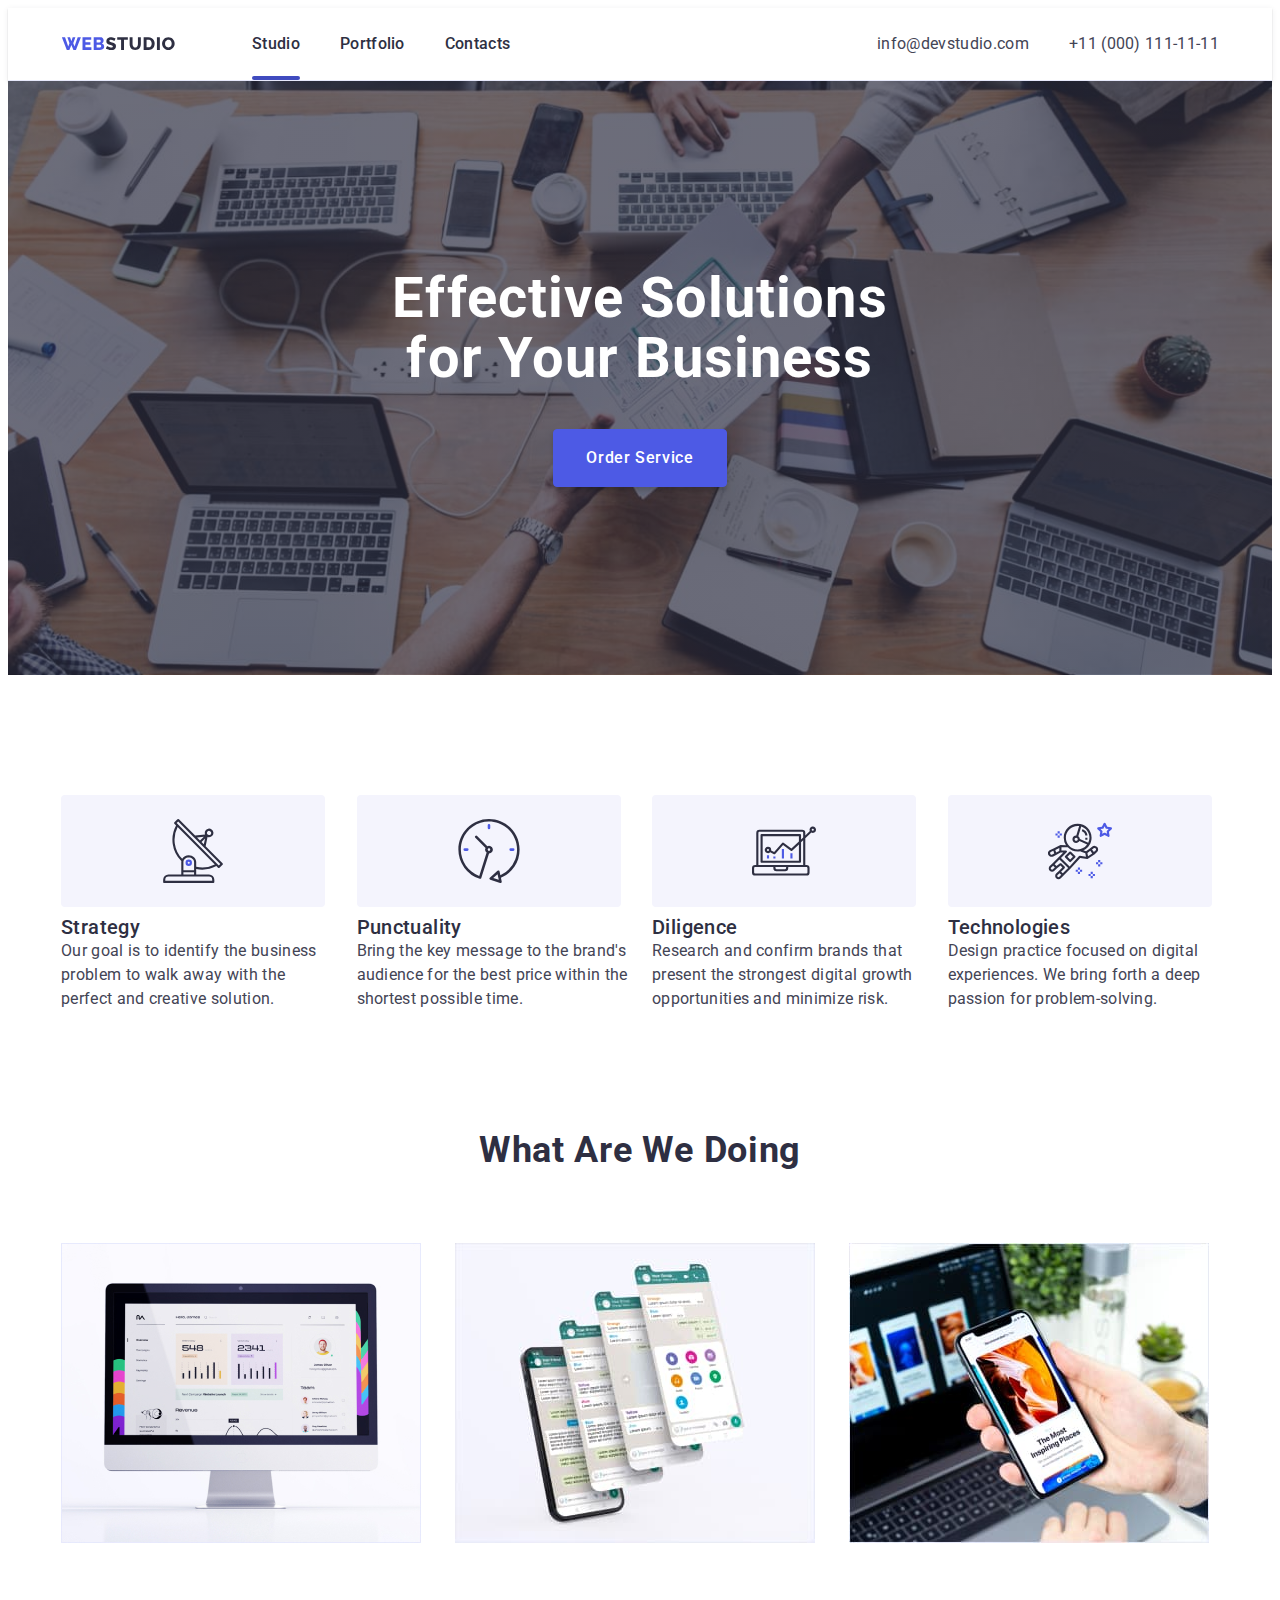
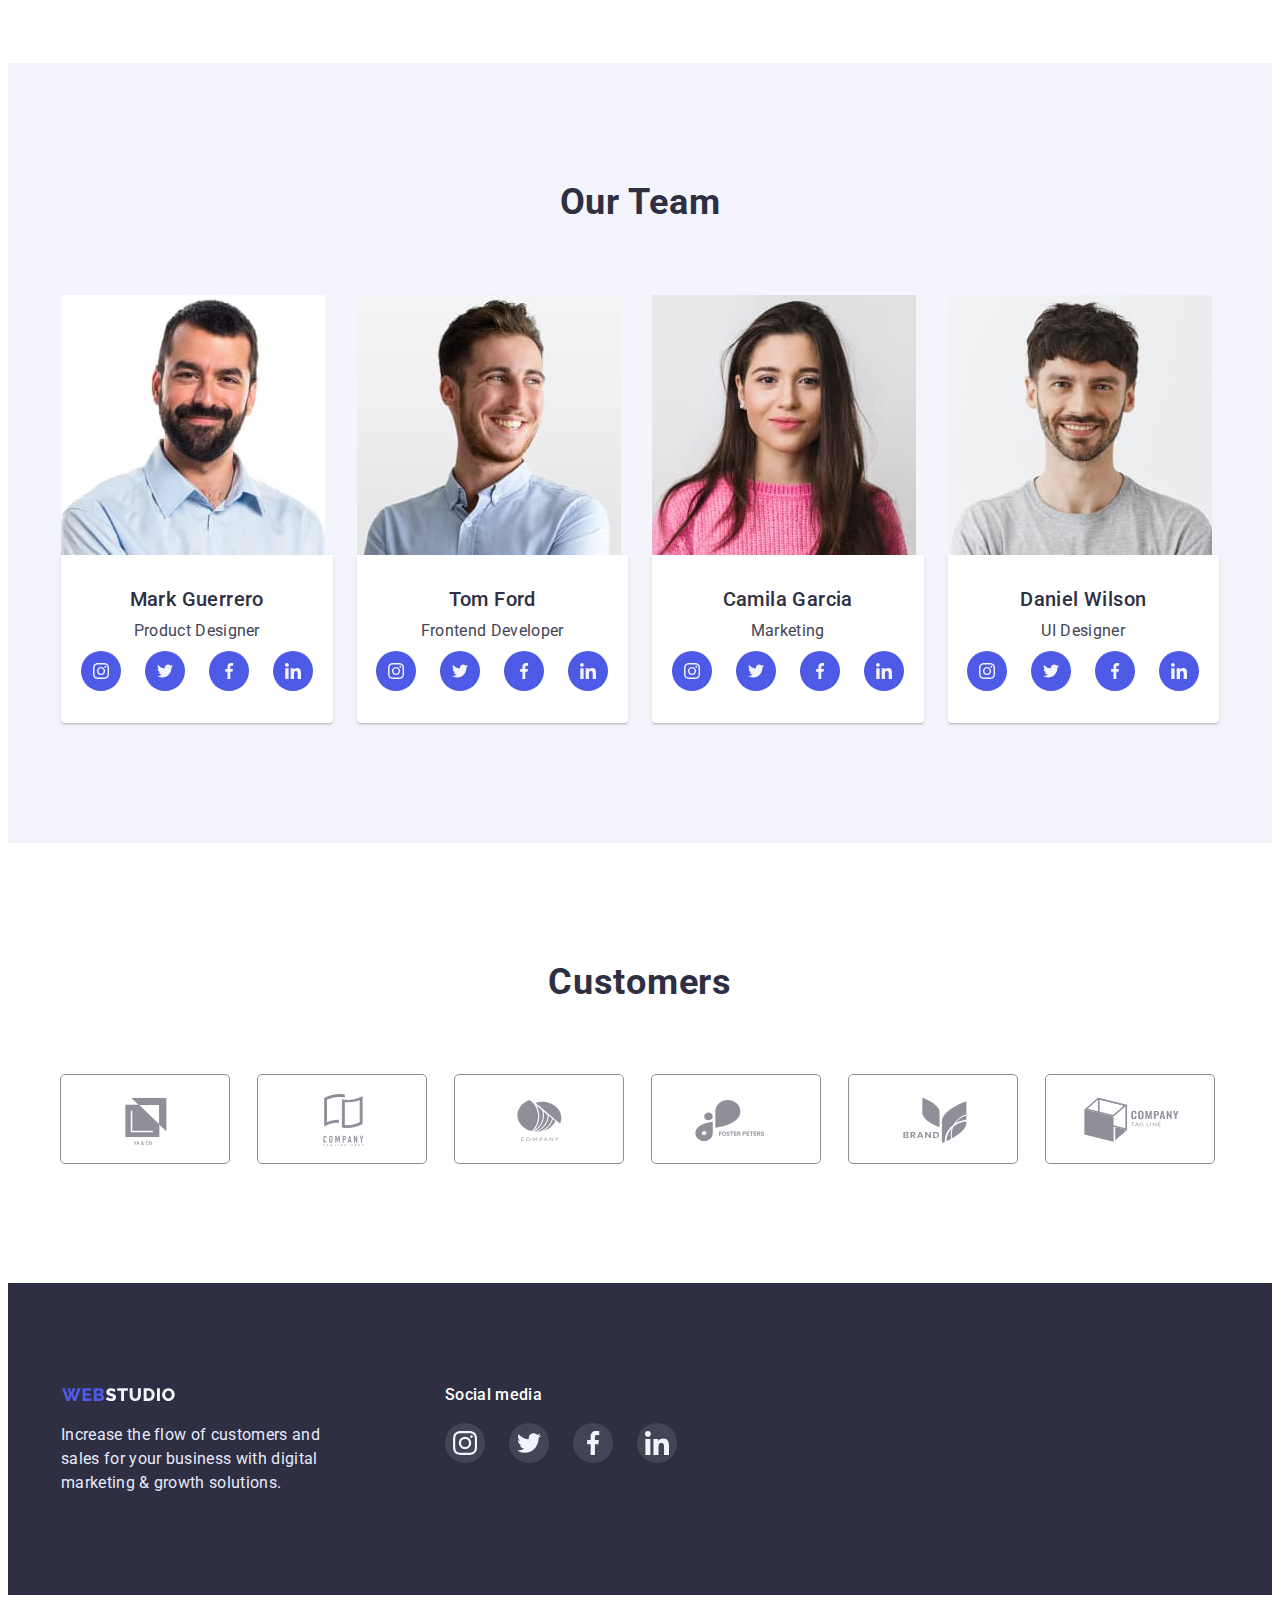
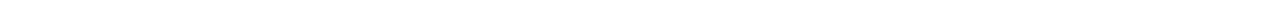
<file: index.html>
<!DOCTYPE html>
<html lang="en">
	<head>
		<meta charset="UTF-8" />
		<meta http-equiv="X-UA-Compatible" content="IE=edge" />
		<meta name="viewport" content="width=device-width, initial-scale=1.0" />
		<title>WebStudio</title>
		<link
			rel="stylesheet"
			href="https://cdnjs.cloudflare.com/ajax/libs/modern-normalize/1.1.0/modern-normalize.min.css"
			integrity="sha512-wpPYUAdjBVSE4KJnH1VR1HeZfpl1ub8YT/NKx4PuQ5NmX2tKuGu6U/JRp5y+Y8XG2tV+wKQpNHVUX03MfMFn9Q=="
			crossorigin="anonymous"
			referrerpolicy="no-referrer"
		/>
		<link rel="preconnect" href="https://fonts.googleapis.com" />
		<link rel="preconnect" href="https://fonts.gstatic.com" crossorigin />
		<link
			href="https://fonts.googleapis.com/css2?family=Raleway:wght@800&family=Roboto:wght@400;500;700&display=swap"
			rel="stylesheet"
		/>
		<link rel="stylesheet" href="./css/styles.css" />
	</head>
	<body>
		<!-- Header -->
		<header class="header">
			<div class="container header-container">
				<nav class="navigation">
					<a class="link" href="./index.html">
						<svg class="logo-web" width="115" height="24px">
							<use href="./images/sprite/icons.svg#Logo-top"></use>
						</svg>
					</a>
					<ul class="menu list">
						<li class="menu-item">
							<a class="menu-link link studio-underline" href="./index.html">Studio</a>
						</li>
						<li class="menu-item">
							<a class="menu-link link" href="portfolio.html">Portfolio</a>
						</li>
						<li class="menu-item">
							<a class="menu-link link" href="">Contacts</a>
						</li>
					</ul>
				</nav>
				<address class="header-address">
					<ul class="list address-flex">
						<li>
							<a class="header-email link" href="mailto:info@devstudio.com">info@devstudio.com</a>
						</li>
						<li>
							<a class="header-tel link" href="tel:+110001111111">+11 (000) 111-11-11</a>
						</li>
					</ul>
				</address>
			</div>
		</header>
		<!-- /Header -->

		<main>
			<!-- Effective Solutions -->
			<section class="hero background">
				<div class="container">
					<h1 class="hero-title">Effective Solutions for Your Business</h1>
					<button class="modal-btn modal-btn-font btn-center" type="button" data-modal-open> Order Service </button>
				</div>
			</section>
			<!-- /Effective Solutions -->

			<!-- Our advantages -->
			<section class="advantages">
				<div class="container">
					<h2 class="advantages-main-title">Our advantages</h2>

					<ul class="list advant-exp advant-list">
						<li class="advant-item">
							<div class="advant-card">
								<div class="icon-box">
									<svg class="icon-antenna" width="64" height="64">
										<use href="./images/sprite/icons.svg#antenna"></use>
									</svg>
								</div>
								<div class="advant-card-content">
									<h3 class="advantages-titles">Strategy</h3>
									<p class="advantages-title-descr">
										Our goal is to identify the business problem to walk away with the perfect and creative solution.
									</p>
								</div>
							</div>
						</li>

						<li class="advant-item">
							<div class="advant-card">
								<div class="icon-box">
									<svg class="icon-antenna" width="64" height="64">
										<use href="./images/sprite/icons.svg#clock"></use>
									</svg>
								</div>
								<div class="advant-card-content">
									<h3 class="advantages-titles">Punctuality</h3>
									<p class="advantages-title-descr">
										Bring the key message to the brand's audience for the best price within the shortest possible time.
									</p>
								</div>
							</div>
						</li>

						<li class="advant-item">
							<div class="advant-card">
								<div class="icon-box">
									<svg class="icon-antenna" width="64" height="64">
										<use href="./images/sprite/icons.svg#diagram"></use>
									</svg>
								</div>
								<div class="advant-card-content">
									<h3 class="advantages-titles">Diligence</h3>
									<p class="advantages-title-descr">
										Research and confirm brands that present the strongest digital growth opportunities and minimize
										risk.
									</p>
								</div>
							</div>
						</li>

						<li class="advant-item">
							<div class="advant-card">
								<div class="icon-box">
									<svg class="icon-antenna" width="64" height="64">
										<use href="./images/sprite/icons.svg#astronaut"></use>
									</svg>
								</div>
								<div class="advant-card-content">
									<h3 class="advantages-titles">Technologies</h3>
									<p class="advantages-title-descr">
										Design practice focused on digital experiences. We bring forth a deep passion for problem-solving.
									</p>
								</div>
							</div>
						</li>
					</ul>
				</div>
			</section>
			<!-- /Our advantages -->

			<!-- What are we doing -->
			<section class="doing">
				<div class="container">
					<h2 class="doing-title">What are we doing</h2>

					<ul class="list doing-flex doing-list">
						<li class="doing-item">
							<article class="doing-card">
								<div class="doing-thumb">
									<img class="img" src="./images/index-doing/img1.jpg" alt="PC" />
								</div>
							</article>
						</li>

						<li class="doing-item">
							<article class="doing-card">
								<div class="doing-thumb">
									<img class="img" src="./images/index-doing/img2.jpg" alt="Phone" />
								</div>
							</article>
						</li>

						<li class="doing-item">
							<article class="doing-card">
								<div class="doing-thumb">
									<img class="img" src="./images/index-doing/img3.jpg" alt="Phone in hand" />
								</div>
							</article>
						</li>
					</ul>
				</div>
			</section>
			<!-- /What are we doing -->

			<!-- Our Team -->
			<section class="team">
				<div class="container">
					<h2 class="team-main-title">Our Team</h2>

					<ul class="list team-flex team-list">
						<li class="item-team">
							<article class="team-card">
								<div class="team-thumb">
									<img class="img" src="./images/index-team/mark_guerrero.jpg" alt="Mark Guerrero" />
								</div>
								<div class="team-content">
									<h3 class="team-title">Mark Guerrero</h3>
									<p class="team-title-descr">Product Designer</p>
									<ul class="social-list list">
										<li class="social-list-item">
											<a href="https://www.instagram.com/accounts/login/" class="social-list-link">
												<svg class="social-list-icon" width="16" height="16">
													<use href="./images/sprite/icons.svg#instagram"></use>
												</svg>
											</a>
										</li>
										<li class="social-list-item">
											<a href="https://twitter.com/?lang=uk" class="social-list-link">
												<svg class="social-list-icon" width="16" height="16">
													<use href="./images/sprite/icons.svg#twitter"></use>
												</svg>
											</a>
										</li>
										<li class="social-list-item">
											<a href="https://www.facebook.com/" class="social-list-link">
												<svg class="social-list-icon" width="16" height="16">
													<use href="./images/sprite/icons.svg#facebook"></use>
												</svg>
											</a>
										</li>
										<li class="social-list-item">
											<a href="https://www.linkedin.com/feed/" class="social-list-link">
												<svg class="social-list-icon" width="16" height="16">
													<use href="./images/sprite/icons.svg#linkedin"></use>
												</svg>
											</a>
										</li>
									</ul>
								</div>
							</article>
						</li>

						<li class="item-team">
							<article class="team-card">
								<div class="team-thumb">
									<img class="img" src="./images/index-team/tom_ford.jpg" alt="Tom Ford" />
								</div>
								<div class="team-content">
									<h3 class="team-title">Tom Ford</h3>
									<p class="team-title-descr">Frontend Developer</p>
									<ul class="social-list list">
										<li class="social-list-item">
											<a href="https://www.instagram.com/accounts/login/" class="social-list-link">
												<svg class="social-list-icon" width="16" height="16">
													<use href="./images/sprite/icons.svg#instagram"></use>
												</svg>
											</a>
										</li>
										<li class="social-list-item">
											<a href="https://twitter.com/?lang=uk" class="social-list-link">
												<svg class="social-list-icon" width="16" height="16">
													<use href="./images/sprite/icons.svg#twitter"></use>
												</svg>
											</a>
										</li>
										<li class="social-list-item">
											<a href="https://www.facebook.com/" class="social-list-link">
												<svg class="social-list-icon" width="16" height="16">
													<use href="./images/sprite/icons.svg#facebook"></use>
												</svg>
											</a>
										</li>
										<li class="social-list-item">
											<a href="https://www.linkedin.com/feed/" class="social-list-link">
												<svg class="social-list-icon" width="16" height="16">
													<use href="./images/sprite/icons.svg#linkedin"></use>
												</svg>
											</a>
										</li>
									</ul>
								</div>
							</article>
						</li>

						<li class="item-team">
							<article class="team-card">
								<div class="team-thumb">
									<img class="img" src="./images/index-team/camila_garcia.jpg" alt="Camila Garcia" />
								</div>
								<div class="team-content">
									<h3 class="team-title">Camila Garcia</h3>
									<p class="team-title-descr">Marketing</p>
									<ul class="social-list list">
										<li class="social-list-item">
											<a href="https://www.instagram.com/accounts/login/" class="social-list-link">
												<svg class="social-list-icon" width="16" height="16">
													<use href="./images/sprite/icons.svg#instagram"></use>
												</svg>
											</a>
										</li>
										<li class="social-list-item">
											<a href="https://twitter.com/?lang=uk" class="social-list-link">
												<svg class="social-list-icon" width="16" height="16">
													<use href="./images/sprite/icons.svg#twitter"></use>
												</svg>
											</a>
										</li>
										<li class="social-list-item">
											<a href="https://www.facebook.com/" class="social-list-link">
												<svg class="social-list-icon" width="16" height="16">
													<use href="./images/sprite/icons.svg#facebook"></use>
												</svg>
											</a>
										</li>
										<li class="social-list-item">
											<a href="https://www.linkedin.com/feed/" class="social-list-link">
												<svg class="social-list-icon" width="16" height="16">
													<use href="./images/sprite/icons.svg#linkedin"></use>
												</svg>
											</a>
										</li>
									</ul>
								</div>
							</article>
						</li>

						<li class="item-team">
							<article class="team-card">
								<div class="team-thumb">
									<img class="img" src="./images/index-team/daniel_wilson.jpg" alt="Daniel Wilson" />
								</div>
								<div class="team-content">
									<h3 class="team-title">Daniel Wilson</h3>
									<p class="team-title-descr">UI Designer</p>
									<ul class="social-list list">
										<li class="social-list-item">
											<a href="https://www.instagram.com/accounts/login/" class="social-list-link">
												<svg class="social-list-icon" width="16" height="16">
													<use href="./images/sprite/icons.svg#instagram"></use>
												</svg>
											</a>
										</li>
										<li class="social-list-item">
											<a href="https://twitter.com/?lang=uk" class="social-list-link">
												<svg class="social-list-icon" width="16" height="16">
													<use href="./images/sprite/icons.svg#twitter"></use>
												</svg>
											</a>
										</li>
										<li class="social-list-item">
											<a href="https://www.facebook.com/" class="social-list-link">
												<svg class="social-list-icon" width="16" height="16">
													<use href="./images/sprite/icons.svg#facebook"></use>
												</svg>
											</a>
										</li>
										<li class="social-list-item">
											<a href="https://www.linkedin.com/feed/" class="social-list-link">
												<svg class="social-list-icon" width="16" height="16">
													<use href="./images/sprite/icons.svg#linkedin"></use>
												</svg>
											</a>
										</li>
									</ul>
								</div>
							</article>
						</li>
					</ul>
				</div>
			</section>
			<!-- /Our Team -->

			<!-- Customers -->
			<section class="customers">
				<div class="container">
					<h2 class="customers-main-title">Customers</h2>
					<!-- <ul class="list customer-flex customers-list">
						<li class="customers-item">
							<a href="#" class="test">
								<svg class="custumers-list-icon" width="104" height="56">
									<use href="./images/sprite/icons.svg#Logo"></use>
								</svg>
							</a>
						</li>
						<li class="customers-item">
							<svg class="custumers-list-icon" width="104" height="56">
								<use href="./images/sprite/icons.svg#Logo1"></use>
							</svg>
						</li>
						<li class="customers-item">
							<svg class="custumers-list-icon" width="104" height="56">
								<use href="./images/sprite/icons.svg#Logo2"></use>
							</svg>
						</li>
						<li class="customers-item">
							<svg class="custumers-list-icon" width="104" height="56">
								<use href="./images/sprite/icons.svg#Logo3"></use>
							</svg>
						</li>
						<li class="customers-item">
							<svg class="custumers-list-icon" width="104" height="56">
								<use href="./images/sprite/icons.svg#Logo4"></use>
							</svg>
						</li>
						<li class="customers-item">
							<svg class="custumers-list-icon" width="104" height="56">
								<use href="./images/sprite/icons.svg#Logo5"></use>
							</svg>
						</li>
					</ul> -->
					<ul class="list customer-flex">
						<li class="customer-card">
							<a href="#" class="customers-link">
								<svg class="custumers-list-icon" width="104" height="56">
									<use href="./images/sprite/icons.svg#Logo"></use>
								</svg>
							</a>
						</li>
						<li class="customer-card">
							<a href="#" class="customers-link">
								<svg class="custumers-list-icon" width="104" height="56">
									<use href="./images/sprite/icons.svg#Logo1"></use>
								</svg>
							</a>
						</li>
						<li class="customer-card">
							<a href="#" class="customers-link">
								<svg class="custumers-list-icon" width="104" height="56">
									<use href="./images/sprite/icons.svg#Logo2"></use>
								</svg>
							</a>
						</li>
						<li class="customer-card">
							<a href="#" class="customers-link">
								<svg class="custumers-list-icon" width="104" height="56">
									<use href="./images/sprite/icons.svg#Logo3"></use>
								</svg>
							</a>
						</li>
						<li class="customer-card">
							<a href="#" class="customers-link">
								<svg class="custumers-list-icon" width="104" height="56">
									<use href="./images/sprite/icons.svg#Logo4"></use>
								</svg>
							</a>
						</li>
						<li class="customer-card">
							<a href="#" class="customers-link">
								<svg class="custumers-list-icon" width="104" height="56">
									<use href="./images/sprite/icons.svg#Logo5"></use>
								</svg>
							</a>
						</li>
					</ul>
				</div>
			</section>
			<!-- /Customers -->
		</main>

		<!-- Footer -->
		<footer class="footer-color footer">
			<div class="container foooter-flex">
				<div class="logo-size">
					<a class="link" href="./index.html">
						<svg class="logo-web-footer" width="115" height="24px">
							<use href="./images/sprite/icons.svg#Logo-bottom"></use>
						</svg>
					</a>
					<p class="footer-text">
						Increase the flow of customers and sales for your business with digital marketing & growth solutions.
					</p>
				</div>
				<div>
					<p class="footer-social-media">Social media</p>
					<ul class="social-list list">
						<li class="social-list-item">
							<a href="https://www.instagram.com/accounts/login/" class="footer-list-link">
								<svg class="social-list-icon" width="24" height="24">
									<use href="./images/sprite/icons.svg#instagram"></use>
								</svg>
							</a>
						</li>
						<li class="social-list-item">
							<a href="https://twitter.com/?lang=uk" class="footer-list-link">
								<svg class="social-list-icon" width="24" height="24">
									<use href="./images/sprite/icons.svg#twitter"></use>
								</svg>
							</a>
						</li>
						<li class="social-list-item">
							<a href="https://www.facebook.com/" class="footer-list-link">
								<svg class="social-list-icon" width="24" height="24">
									<use href="./images/sprite/icons.svg#facebook"></use>
								</svg>
							</a>
						</li>
						<li class="social-list-item">
							<a href="https://www.linkedin.com/feed/" class="footer-list-link">
								<svg class="social-list-icon" width="24" height="24">
									<use href="./images/sprite/icons.svg#linkedin"></use>
								</svg>
							</a>
						</li>
					</ul>
				</div>
			</div>
		</footer>
		<!-- Footer -->

		<!-- Modal window -->
		<div class="backdrop is-hidden" data-modal>
			<div class="modal">
				<button type="button" class="modal-close-btn" data-modal-close>
					<svg class="modal-close-btn-icon" width="8" height="8">
						<use href="./images/sprite/icons.svg#icon-close"></use>
					</svg>
				</button>
			</div>
		</div>
		<!-- /Modal window -->
		<script src="./js/modal.js"></script>
	</body>
</html>
</file>
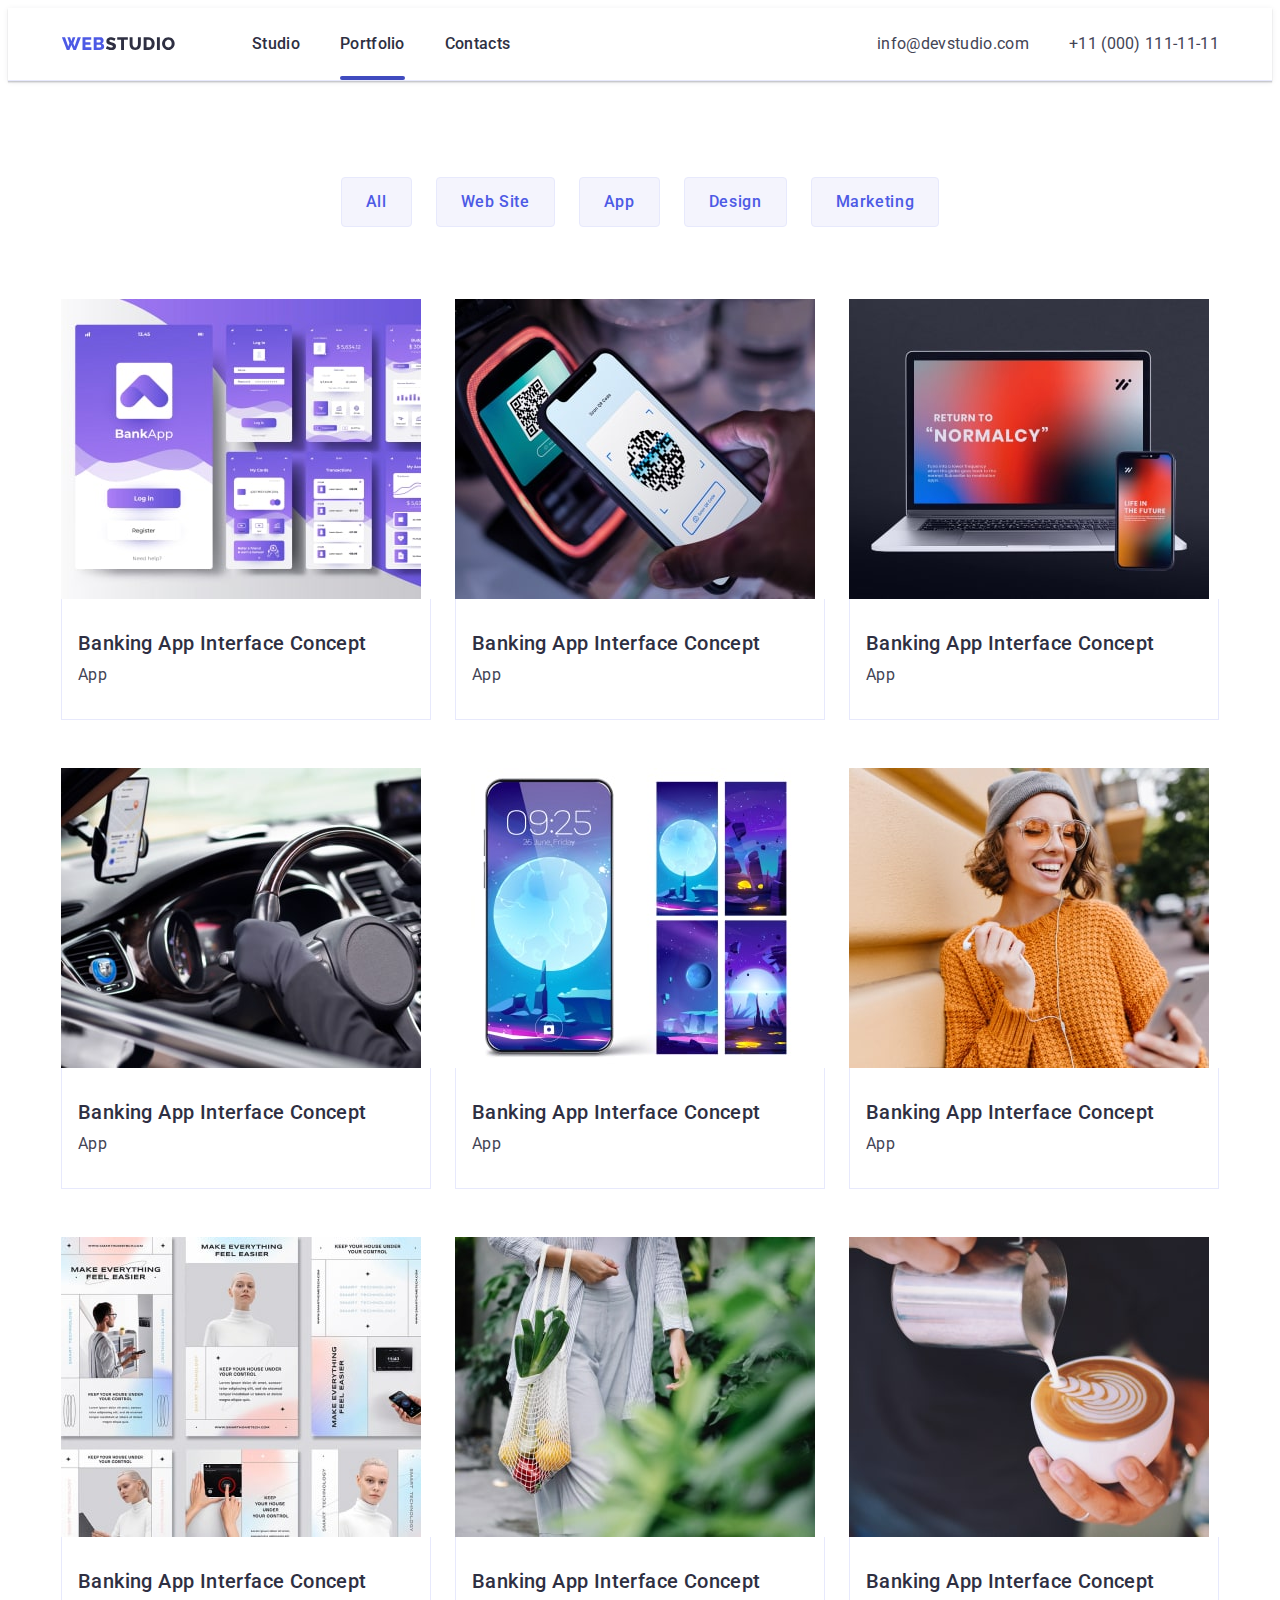
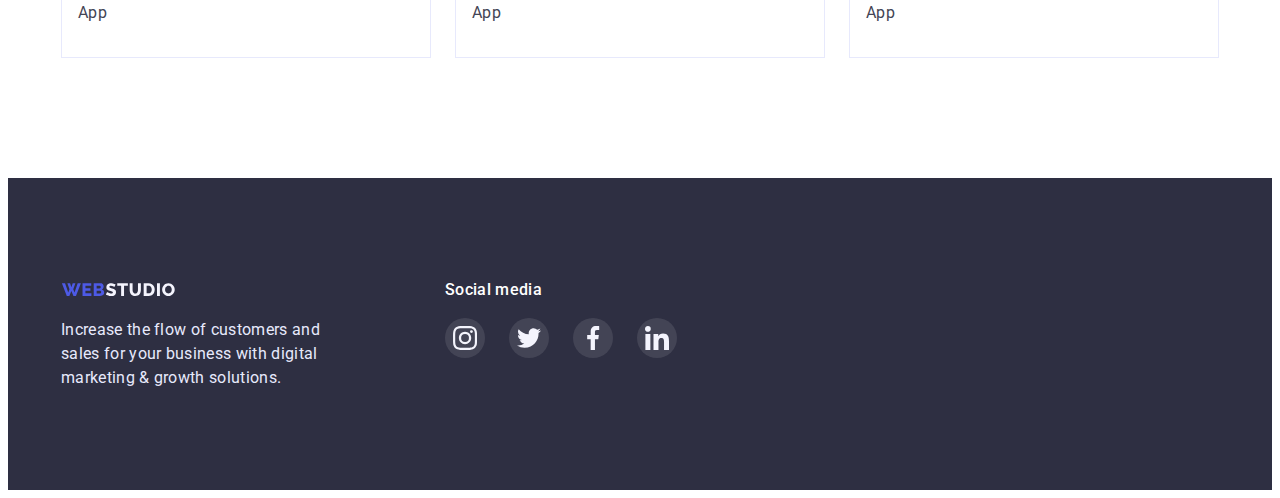
<file: portfolio.html>
<!DOCTYPE html>
<html lang="en">
	<head>
		<meta charset="UTF-8" />
		<meta http-equiv="X-UA-Compatible" content="IE=edge" />
		<meta name="viewport" content="width=device-width, initial-scale=1.0" />
		<title>Portfolio</title>
		<link
			rel="stylesheet"
			href="https://cdnjs.cloudflare.com/ajax/libs/modern-normalize/1.1.0/modern-normalize.min.css"
			integrity="sha512-wpPYUAdjBVSE4KJnH1VR1HeZfpl1ub8YT/NKx4PuQ5NmX2tKuGu6U/JRp5y+Y8XG2tV+wKQpNHVUX03MfMFn9Q=="
			crossorigin="anonymous"
			referrerpolicy="no-referrer"
		/>
		<link rel="preconnect" href="https://fonts.googleapis.com" />
		<link rel="preconnect" href="https://fonts.gstatic.com" crossorigin />
		<link
			href="https://fonts.googleapis.com/css2?family=Raleway:wght@800&family=Roboto:wght@400;500;700&display=swap"
			rel="stylesheet"
		/>
		<link rel="stylesheet" href="./css/styles.css" />
	</head>
	<body>
		<!-- Header -->
		<header class="header">
			<div class="container header-container">
				<nav class="navigation">
					<a class="link" href="./index.html">
						<svg class="logo-web" width="115" height="24px">
							<use href="./images/sprite/icons.svg#Logo-top"></use>
						</svg>
					</a>

					<ul class="menu list">
						<li class="menu-item">
							<a class="menu-link link" href="./index.html">Studio</a>
						</li>
						<li class="menu-item">
							<a class="menu-link link portfolio-underline" href="portfolio.html">Portfolio</a>
						</li>
						<li class="menu-item">
							<a class="menu-link link" href="">Contacts</a>
						</li>
					</ul>
				</nav>
				<address class="header-address">
					<ul class="list address-flex">
						<li>
							<a class="header-email link" href="mailto:info@devstudio.com">info@devstudio.com</a>
						</li>
						<li>
							<a class="header-tel link" href="tel:+110001111111">+11 (000) 111-11-11</a>
						</li>
					</ul>
				</address>
			</div>
		</header>
		<!-- /Header -->

		<main>
			<!-- Filters section -->
			<section class="portfolio-padding">
				<h1 class="filter">Filter</h1>
				<div class="container">
					<ul class="list filter-btn filter-flex">
						<li>
							<button class="portfolio-btn portfolio-btn-font" type="button"> All </button>
						</li>
						<li>
							<button class="portfolio-btn portfolio-btn-font" type="button"> Web Site </button>
						</li>
						<li>
							<button class="portfolio-btn portfolio-btn-font" type="button"> App </button>
						</li>
						<li>
							<button class="portfolio-btn portfolio-btn-font" type="button"> Design </button>
						</li>
						<li>
							<button class="portfolio-btn portfolio-btn-font" type="button"> Marketing </button>
						</li>
					</ul>

					<ul class="list portfolio-flex portfolio-list">
						<li class="item">
							<a href="#" class="portfolio-link-decorat">
								<div class="portfolio-card">
									<div class="porfolio-thumb">
										<img class="img" src="./images/portfolio-cash/bankink-min.jpg" alt="Banking application" />

										<p class="overlay">
											14 Stylish and User-Friendly App Design Concepts · Task Manager App · Calorie Tracker App · Exotic
											Fruit Ecommerce App · Cloud Storage App
										</p>
									</div>
									<div class="card-content card-border">
										<h3 class="secondary-header"> Banking App Interface Concept </h3>
										<p class="explanation">App</p>
									</div>
								</div>
							</a>
						</li>

						<li class="item">
							<a href="#" class="portfolio-link-decorat">
								<div class="portfolio-card">
									<div class="porfolio-thumb">
										<img class="img" src="./images/portfolio-cash/marketing-min.jpg" alt="Banking application" />

										<p class="overlay">
											14 Stylish and User-Friendly App Design Concepts · Task Manager App · Calorie Tracker App · Exotic
											Fruit Ecommerce App · Cloud Storage App
										</p>
									</div>
									<div class="card-content card-border">
										<h3 class="secondary-header"> Banking App Interface Concept </h3>
										<p class="explanation">App</p>
									</div>
								</div>
							</a>
						</li>

						<li class="item" class="portfolio-link-decorat">
							<a href="#" class="portfolio-link-decorat">
								<div class="portfolio-card">
									<div class="porfolio-thumb">
										<img class="img" src="./images/portfolio-cash/meditation-min.jpg" alt="Banking application" />

										<p class="overlay">
											14 Stylish and User-Friendly App Design Concepts · Task Manager App · Calorie Tracker App · Exotic
											Fruit Ecommerce App · Cloud Storage App
										</p>
									</div>
									<div class="card-content card-border">
										<h3 class="secondary-header"> Banking App Interface Concept </h3>
										<p class="explanation">App</p>
									</div>
								</div>
							</a>
						</li>

						<li class="item">
							<a href="#" class="portfolio-link-decorat">
								<div class="portfolio-card">
									<div class="porfolio-thumb">
										<img class="img" src="./images/portfolio-service/taxi-min.jpg" alt="Banking application" />

										<p class="overlay">
											14 Stylish and User-Friendly App Design Concepts · Task Manager App · Calorie Tracker App · Exotic
											Fruit Ecommerce App · Cloud Storage App
										</p>
									</div>
									<div class="card-content card-border">
										<h3 class="secondary-header"> Banking App Interface Concept </h3>
										<p class="explanation">App</p>
									</div>
								</div>
							</a>
						</li>

						<li class="item">
							<a href="#" class="portfolio-link-decorat">
								<div class="portfolio-card">
									<div class="porfolio-thumb">
										<img class="img" src="./images/portfolio-service/screen-min.jpg" alt="Banking application" />

										<p class="overlay">
											14 Stylish and User-Friendly App Design Concepts · Task Manager App · Calorie Tracker App · Exotic
											Fruit Ecommerce App · Cloud Storage App
										</p>
									</div>
									<div class="card-content card-border">
										<h3 class="secondary-header"> Banking App Interface Concept </h3>
										<p class="explanation">App</p>
									</div>
								</div>
							</a>
						</li>

						<li class="item">
							<a href="#" class="portfolio-link-decorat">
								<div class="portfolio-card">
									<div class="porfolio-thumb">
										<img class="img" src="./images/portfolio-service/cources-min.jpg" alt="Banking application" />

										<p class="overlay">
											14 Stylish and User-Friendly App Design Concepts · Task Manager App · Calorie Tracker App · Exotic
											Fruit Ecommerce App · Cloud Storage App
										</p>
									</div>
									<div class="card-content card-border">
										<h3 class="secondary-header"> Banking App Interface Concept </h3>
										<p class="explanation">App</p>
									</div>
								</div>
							</a>
						</li>

						<li class="item">
							<a href="#" class="portfolio-link-decorat">
								<div class="portfolio-card">
									<div class="porfolio-thumb">
										<img class="img" src="./images/portfolio-concept/concept-min.jpg" alt="Banking application" />

										<p class="overlay">
											14 Stylish and User-Friendly App Design Concepts · Task Manager App · Calorie Tracker App · Exotic
											Fruit Ecommerce App · Cloud Storage App
										</p>
									</div>
									<div class="card-content card-border">
										<h3 class="secondary-header"> Banking App Interface Concept </h3>
										<p class="explanation">App</p>
									</div>
								</div>
							</a>
						</li>

						<li class="item">
							<a href="#" class="portfolio-link-decorat">
								<div class="portfolio-card">
									<div class="porfolio-thumb">
										<img class="img" src="./images/portfolio-concept/food-min.jpg" alt="Banking application" />

										<p class="overlay">
											14 Stylish and User-Friendly App Design Concepts · Task Manager App · Calorie Tracker App · Exotic
											Fruit Ecommerce App · Cloud Storage App
										</p>
									</div>
									<div class="card-content card-border">
										<h3 class="secondary-header"> Banking App Interface Concept </h3>
										<p class="explanation">App</p>
									</div>
								</div>
							</a>
						</li>

						<li class="item">
							<a href="#" class="portfolio-link-decorat">
								<div class="portfolio-card">
									<div class="porfolio-thumb">
										<img class="img" src="./images/portfolio-concept/coffee-min.jpg" alt="Banking application" />
										<p class="overlay">
											14 Stylish and User-Friendly App Design Concepts · Task Manager App · Calorie Tracker App · Exotic
											Fruit Ecommerce App · Cloud Storage App
										</p>
									</div>
									<div class="card-content card-border">
										<h3 class="secondary-header"> Banking App Interface Concept </h3>
										<p class="explanation">App</p>
									</div>
								</div>
							</a>
						</li>
					</ul>
				</div>
			</section>
			<!-- /Concept -->
		</main>
		<!-- Footer -->
		<footer class="footer-color footer">
			<div class="container foooter-flex">
				<div class="logo-size">
					<a class="link" href="./index.html">
						<svg class="logo-web-footer" width="115" height="24px">
							<use href="./images/sprite/icons.svg#Logo-bottom"></use>
						</svg>
					</a>
					<p class="footer-text">
						Increase the flow of customers and sales for your business with digital marketing & growth solutions.
					</p>
				</div>
				<div>
					<p class="footer-social-media">Social media</p>
					<ul class="social-list list">
						<li class="social-list-item">
							<a href="https://www.instagram.com/accounts/login/" class="footer-list-link">
								<svg class="social-list-icon" width="24" height="24">
									<use href="./images/sprite/icons.svg#instagram"></use>
								</svg>
							</a>
						</li>
						<li class="social-list-item">
							<a href="https://twitter.com/?lang=uk" class="footer-list-link">
								<svg class="social-list-icon" width="24" height="24">
									<use href="./images/sprite/icons.svg#twitter"></use>
								</svg>
							</a>
						</li>
						<li class="social-list-item">
							<a href="https://www.facebook.com/" class="footer-list-link">
								<svg class="social-list-icon" width="24" height="24">
									<use href="./images/sprite/icons.svg#facebook"></use>
								</svg>
							</a>
						</li>
						<li class="social-list-item">
							<a href="https://www.linkedin.com/feed/" class="footer-list-link">
								<svg class="social-list-icon" width="24" height="24">
									<use href="./images/sprite/icons.svg#linkedin"></use>
								</svg>
							</a>
						</li>
					</ul>
				</div>
			</div>
		</footer>
		<!-- Footer -->
	</body>
</html>
</file>
<file: css/styles.css>
:root {
    --accent-color: #404BBF;
    --btn-bg-color: #F4F4FD;
    --btn-font-color: #4D5AE5;
    --btn-accent-bg-color: #404BBF;
    --btn-accent-font-color: #FFFFFF;
    --logo-studio-color: #4D5AE5;
    --logo-web-color: #2E2F42;
    --logo-web-footer-color: #F4F4FD;
    --menu-link-color: #2E2F42;
    --header-links-color: #434455;
    --hero-title-color: #FFFFFF;
    --hero-color: #2E2F42;
    --modal-btn-color: #FFFFFF;
    --footer-color: #2E2F42;
    --footer-font-color: #E7E9FC;
    --doing-team-font-color: #2E2F42;
    --team-back-color: #F4F4FD;
    --team-advan-title-color: #2E2F42;
    --team-advan-descr-color: #434455;
    --team-carg-bg-color: #FFFFFF;
    --portfolio-card-left-gap: 24px;
    --portfolio-card-top-gap: 48px;
    --team-card-left-gap: 24px;
    --team-card-top-gap: 24px;
    --doing-card-left-gap: 24px;
    --doing-card-top-gap: 24px;
    --advant-card-left-gap: 24px;
    --advant-card-top-gap: 24px;
    --social-list-link: #4D5AE5;
    --social-list-icon: #F4F4FD;
    --social-hover-focus: #404BBF;
    --social-hover-focus-icon: #F4F4FD;
    --footer-list-link: rgba(255, 255, 255, 0.1);
    --footer-hover-focus: #31D0AA;
    --advant-icons: #F4F4FD;
    --customers-main-title: #2E2F42;
    --customers-icon-outline: #8E8F99;
    --customers-icon-top-gap: 24px;
    --customers-icon-left-gap: 24px;
    --customers-icons-color: #404BBF;
    --customer-list-icon: #8E8F99;
    --portfolio-overlay-font-color: #F4F4FD;
    --portfolio-overlay-color: #4D5AE5;
    --madal-window-color: #FFFFFF;
    --modal-window-item-color: #E7E9FC;
    --menu-underline: #404BBF;
}

h1,
h2,
h3,
h4,
h5,
h6,
p {
    margin: 0;
}

ul {
    margin: 0;
    padding: 0;
}

img {
    display: block;
}

.container {
    width: 1158px;
    margin: 0 auto;
    padding-left: 15px;
    padding-right: 15px;
    /* outline: 1px solid red; */
}

.img {
    display: block;
    max-width: 100%;
    height: auto;
}

.list {
    list-style: none;
}

.link {
    text-decoration: none;
}

body {
    font-family: 'Roboto', sans-serif;
    background: #FFFFFF;
    color: #2E2F42;
}

/* ===== Header for index and portfolio section ============= */

.header {
    padding: 24px 0;
    border-bottom: 1px solid #E7E9FC;
    box-shadow: 0px 2px 1px rgba(46, 47, 66, 0.08), 0px 1px 1px rgba(46, 47, 66, 0.16), 0px 1px 6px rgba(46, 47, 66, 0.08);
}

.header-container {
    display: flex;
    align-items: center;
}

.navigation {
    display: flex;
}

.menu {
    display: flex;
    gap: 40px;
}

.address-flex {
    display: flex;
}


.logo-studio,
.logo-web,
.logo-web-footer {
    font-family: 'Raleway',
        sans-serif;
    font-weight: 800;
    font-size: 18px;
    line-height: 1.17;
    display: flex;
    align-items: center;
    letter-spacing: 0.03em;
    text-transform: uppercase;

}

.logo-studio {
    color: var(--logo-studio-color);
}

.logo-web {
    /* color: var(--logo-web-color); */
    margin-right: 76px;
}

.logo-web-footer {
    margin-bottom: 16px;
}

.menu-link {
    position: relative;
    font-weight: 500;
    font-size: 16px;
    line-height: 1.5;
    letter-spacing: 0.02em;
    color: var(--menu-link-color);
    transition: color 250ms cubic-bezier(0.4, 0, 0.2, 1);
}

.menu-link:hover,
.menu-link:focus {
    color: var(--accent-color);
}

.header-email,
.header-tel {
    font-style: normal;
    font-weight: 400;
    font-size: 16px;
    line-height: 1.5;
    letter-spacing: 0.02em;
    color: var(--header-links-color);
    transition: color 250ms cubic-bezier(0.4, 0, 0.2, 1);
}

.header-email:hover,
.header-email:focus,
.header-tel:hover,
.header-tel:focus {
    color: var(--accent-color);
}

.header-address {
    margin-left: auto;
}

.header-email {
    margin-right: 40px;
}

.studio-underline::after {
    position: absolute;
    content: '';
    display: block;
    width: 100%;
    height: 4px;
    left: 0px;
    top: 42px;
    background: var(--menu-underline);
    border-radius: 2px;
}


.portfolio-underline::after {
    position: absolute;
    content: '';
    display: block;
    width: 100%;
    height: 4px;
    left: 0px;
    top: 42px;
    background: var(--menu-underline);
    border-radius: 2px;
}



/* ============= /Header section ============= */

/* ============= Hero section ============= */
.hero {
    /* background: var(--hero-color); */
    padding: 188px 0;
    /* margin-top: 4px; */
}


.btn-center {
    display: block;
    margin: 0 auto;
}

.hero-title {
    font-size: 56px;
    line-height: 1.07;
    text-align: center;
    letter-spacing: 0.02em;
    color: var(--hero-title-color);
    margin-bottom: 40px;
    margin-left: auto;
    margin-right: auto;
    max-width: 496px;

}


.modal-btn-font {
    font-weight: 500;
    font-size: 16px;
    line-height: 1.5;
    display: flex;
    align-items: center;
    letter-spacing: 0.04em;
    color: var(--modal-btn-color);
}


.modal-btn {
    display: flex;
    flex-direction: row;
    align-items: flex-start;
    padding: 16px 32px;
    gap: 10px;
    background: #4D5AE5;
    box-shadow: 0px 4px 4px rgba(0, 0, 0, 0.15);
    border-radius: 4px;
    border: 1px solid #4D5AE5;
    transition: border-color 250ms cubic-bezier(0.4, 0, 0.2, 1), background-color 250ms cubic-bezier(0.4, 0, 0.2, 1), color 250ms cubic-bezier(0.4, 0, 0.2, 1);
}

.modal-btn:hover,
.modal-btn:focus {
    background: var(--accent-color);
    border-color: var(--accent-color);
}

button {
    font-family: inherit;
    cursor: pointer;
}

.background {
    background-color: #2E2F42;
    max-width: 1440px;
    background-image: linear-gradient(rgba(46, 47, 66, 0.7), rgba(46, 47, 66, 0.7)), url("../images/hero/people-office.jpg");
    background-repeat: no-repeat;
    background-position: center;
    background-size: cover;
    margin-left: auto;
    margin-right: auto;
}

/* ============= /Hero section ============= */


/* ============= Advantage section ============= */
.advantages-main-title {
    display: none
}

.advantages {
    padding: 120px 0;
}

.advantages-titles {
    font-weight: 500;
    font-size: 20px;
    line-height: 1.2;
    letter-spacing: 0.02em;
    color: var(--team-advan-title-color);
}

.advantages-title-descr {
    font-weight: 400;
    font-size: 16px;
    line-height: 1.5;
    letter-spacing: 0.02em;
    color: var(--team-advan-descr-color);
}

.advant-exp {
    display: flex;
    flex-wrap: wrap;
    margin-left: calc(-1 * var(--advant-card-left-gap));
    margin-top: calc(-1 * var(--advant-card-top-gap));
}

.advant-list>.advant-item {
    flex-basis: calc(100% / 4 - var(--advant-card-left-gap));
    margin-left: var(--advant-card-left-gap);
    margin-top: var(--advant-card-top-gap);
}

.advant-card-content {
    display: block;
}

.icon-box {
    display: flex;
    width: 264px;
    height: 112px;
    background: var(--advant-icons);
    border-radius: 4px;
    margin-bottom: 8px;
    justify-content: center;
    align-items: center;
}



/* ============= /Advantage section ============= */

/* ============= Doing section ============= */
.doing-title {
    font-weight: 700;
    font-size: 36px;
    line-height: 1.11;
    text-align: center;
    letter-spacing: 0.02em;
    text-transform: capitalize;
    color: var(--doing-team-font-color);
    margin-bottom: 72px;
}

.doing-flex {
    display: flex;
    flex-wrap: wrap;
    margin-left: calc(-1 * var(--doing-card-left-gap));
    margin-top: calc(-1 * var(--doing-card-top-gap));
}

.doing-list>.doing-item {
    flex-basis: calc(100% / 3 - var(--doing-card-left-gap));
    margin-left: var(--doing-card-left-gap);
    margin-top: var(--doing-card-top-gap);
}

.doing {
    padding: 0 0 120px;
}

/* ============= Team section ============= */

.team {
    background: var(--team-back-color);
    padding: 120px 0;
}

.team-flex {
    display: flex;
    flex-wrap: wrap;
    margin-left: calc(-1 * var(--team-card-left-gap));
    margin-top: calc(-1 * var(--team-card-top-gap));
}


.team-main-title {
    font-weight: 700;
    font-size: 36px;
    line-height: 1.11;
    text-align: center;
    letter-spacing: 0.02em;
    text-transform: capitalize;
    color: var(--doing-team-font-color);
    margin-bottom: 72px;
}

.team-title {
    font-weight: 500;
    font-size: 20px;
    line-height: 1.2;
    letter-spacing: 0.02em;
    color: var(--team-advan-title-color);
    margin-bottom: 8px;
    text-align: center;
}

.team-list>.item-team {
    flex-basis: calc(100% / 4 - var(--team-card-left-gap));
    margin-left: var(--team-card-left-gap);
    margin-top: var(--team-card-top-gap);
}

.team-title-descr {
    font-weight: 400;
    font-size: 16px;
    line-height: 1.5;
    letter-spacing: 0.02em;
    color: var(--team-advan-descr-color);
    text-align: center;
    margin-bottom: 8px;
}

.team-content {
    padding: 32px 16px;
    background-color: var(--team-carg-bg-color);
    box-shadow: 0px 1px 6px rgba(46, 47, 66, 0.08), 0px 1px 1px rgba(46, 47, 66, 0.16), 0px 2px 1px rgba(46, 47, 66, 0.08);
    border-radius: 0px 0px 4px 4px;
}

.social-list-link {
    display: flex;
    justify-content: center;
    align-items: center;
    width: 40px;
    height: 40px;
    border-radius: 50%;
    background-color: var(--social-list-link);
    transition: background-color 250ms cubic-bezier(0.4, 0, 0.2, 1), fill 250ms cubic-bezier(0.4, 0, 0.2, 1);
}

.social-list-link:hover,
.social-list-link:focus {
    background-color: var(--social-hover-focus);
}

.social-list-link:hover .social-list-icon,
.social-list-link:focus .social-list-icon {
    fill: var(--social-hover-focus-icon);
}

.social-list {
    display: flex;
    justify-content: center;
    gap: 24px;
}

.social-list-icon {
    fill: var(--social-list-icon);
}

/* ============= /Team section ============= */

/* ============= Customers ============= */

.customers {
    padding: 120px 0;
}

.customers-main-title {
    font-weight: 700;
    font-size: 36px;
    line-height: 1.11;
    text-align: center;
    letter-spacing: 0.02em;
    color: var(--customers-main-title);
    margin-bottom: 72px;
}

.customer-flex {
    display: flex;
    flex-wrap: wrap;
    margin-left: calc(-1 * var(--team-card-left-gap));
    margin-top: calc(-1 * var(--team-card-top-gap));
}

.customer-card>.customers-link {
    display: flex;
    justify-content: center;
    align-items: center;
    outline: 1px solid var(--customers-icon-outline);
    border-radius: 4px 4px 4px 4px;
    width: 168px;
    height: 88px;
    fill: var(--customer-list-icon);
    transition: outline 250ms cubic-bezier(0.4, 0, 0.2, 1), fill 250ms cubic-bezier(0.4, 0, 0.2, 1);
}

.customer-card {
    flex-basis: calc(100% / 6 - var(--customers-icon-left-gap));
    margin-left: var(--customers-icon-left-gap);
    margin-top: var(--customers-icon-top-gap);
}

.customers-link:hover,
.customers-link:focus {
    fill: var(--customers-icons-color);
    outline: 1px solid var(--customers-icons-color);
}


/* ============= /Customers ============= */

/* ============= Footer ============= */

.footer-text {
    font-style: normal;
    font-weight: 400;
    font-size: 16px;
    line-height: 1.5;
    letter-spacing: 0.02em;
    color: var(--footer-font-color);
    /* padding-right: 850px; */
}

.footer-color {
    background: var(--footer-color);
}

.footer {
    padding: 100px 0;
}

.footer-social-media {
    font-family: 'Roboto';
    font-style: normal;
    font-weight: 500;
    font-size: 16px;
    line-height: 1.5;
    letter-spacing: 0.02em;
    color: #FFFFFF;
    margin-bottom: 16px;
}

.foooter-flex {
    display: flex;
}

.logo-size {
    width: 264px;
    margin-right: 120px;
}

.footer-list-link {
    display: flex;
    justify-content: center;
    align-items: center;
    width: 40px;
    height: 40px;
    border-radius: 50%;
    background-color: var(--footer-list-link);
    transition: background-color 250ms cubic-bezier(0.4, 0, 0.2, 1);
}

.footer-list-link:hover,
.footer-list-link:focus {
    background-color: var(--footer-hover-focus);
}

/* ============= /Footer ============= */


/* ==============  PORTFOLIO ======== */

/* ============= Filter section ============= */

.filter {
    display: none;
}

.filter-btn {
    margin-bottom: 72px;
}

.filter-flex {
    display: flex;
    justify-content: center;
    gap: 24px;

}


.portfolio-btn {
    display: flex;
    flex-direction: row;
    justify-content: center;
    align-items: center;
    padding: 12px 24px;
    background: var(--btn-bg-color);
    border: 1px solid #E7E9FC;
    border-radius: 4px;
    transition: border-color 250ms cubic-bezier(0.4, 0, 0.2, 1), background-color 250ms cubic-bezier(0.4, 0, 0.2, 1), color 250ms cubic-bezier(0.4, 0, 0.2, 1);
}


.portfolio-btn-font {
    font-weight: 500;
    font-size: 16px;
    line-height: 1.5;
    display: flex;
    align-items: center;
    text-align: center;
    letter-spacing: 0.04em;
    color: var(--btn-font-color);
}

.portfolio-btn:hover,
.portfolio-btn:focus {
    background: var(--btn-accent-bg-color);
    color: var(--btn-accent-font-color);
    box-shadow: 0px 4px 4px rgba(0, 0, 0, 0.15);
    border-color: var(--btn-accent-bg-color);
}


/* ============= /Filter section ============= */

/* ============= Portfolio section ============= */
.secondary-header {
    font-weight: 500;
    font-size: 20px;
    line-height: 1.2;
    letter-spacing: 0.02em;
    color: var(--team-advan-title-color);
    text-align: left;
    /* margin-top: 32px; */
}

.explanation {
    font-weight: 400;
    font-size: 16px;
    line-height: 24px;
    letter-spacing: 0.02em;
    color: var(--team-advan-descr-color);
    text-align: left;
    margin-top: 8px;
}

.card-border {
    background: #FFFFFF;
    border-right: 1px solid #E7E9FC;
    border-bottom: 1px solid #E7E9FC;
    border-left: 1px solid #E7E9FC;
}

.portfolio-flex {
    display: flex;
    flex-wrap: wrap;
    margin-left: calc(-1 * var(--portfolio-card-left-gap));
    margin-top: calc(-1 * var(--portfolio-card-top-gap));
}

.portfolio-list>.item {
    flex-basis: calc(100% / 3 - var(--portfolio-card-left-gap));
    margin-left: var(--portfolio-card-left-gap);
    margin-top: var(--portfolio-card-top-gap);
}

.portfolio-padding {
    padding: 96px 0 120px;
}

.portfolio-card {}

.card-content {
    padding: 32px 16px;
}

.portfolio-card:hover {
    box-shadow: 0px 1px 6px rgba(46, 47, 66, 0.08), 0px 1px 1px rgba(46, 47, 66, 0.16), 0px 2px 1px rgba(46, 47, 66, 0.08);
}

.overlay {
    position: absolute;
    left: 0;
    top: 0;
    font-weight: 400;
    font-size: 16px;
    line-height: 1.5;
    letter-spacing: 0.02em;
    color: var(--portfolio-overlay-font-color);
    background-color: var(--portfolio-overlay-color);
    text-align: left;
    padding: 40px 32px 40px;
    width: 100%;
    height: 100%;
    overflow-y: auto;
    transform: translate(0, 100%);
    transition: transform 250ms cubic-bezier(0.4, 0, 0.2, 1);
}

.porfolio-thumb {
    position: relative;
    overflow: hidden;
}

.item:hover .overlay {
    transform: translate(0, 0);
}

/* ============= /Portfolio section ============= */

/* ========== Modal window  ============= */

.backdrop {
    position: fixed;
    z-index: 100;
    top: 0;
    left: 0;
    width: 100%;
    height: 100%;
    background-color: rgba(46, 47, 66, 0.4);
    transition: opacity 250ms cubic-bezier(0.4, 0, 0.2, 1), visibility 250ms cubic-bezier(0.4, 0, 0.2, 1);
    transform: scale(1);
}

.backdrop.is-hidden {
    opacity: 0;
    visibility: hidden;
    pointer-events: none;
    transform: scale(1);
}

.modal {
    position: absolute;
    top: 50%;
    left: 50%;
    transform: translate(-50%, -50%);
    width: 408px;
    height: 576px;
    background: var(--madal-window-color);
    box-shadow: 0px 1px 1px rgba(0, 0, 0, 0.14), 0px 1px 3px rgba(0, 0, 0, 0.12), 0px 2px 1px rgba(0, 0, 0, 0.2);
    border-radius: 4px;
}

.modal-close-btn {
    position: absolute;
    top: 24px;
    right: 24px;
    display: flex;
    background-color: transparent;
    border: 1px solid var(--modal-window-item-color);
    padding: 0;
    width: 24px;
    height: 24px;
    border-radius: 50%;
    justify-content: center;
    align-items: center;
    transition-property: border-color, background-color, transform;
    transition-duration: 250ms;
    transition-timing-function: cubic-bezier(0.4, 0, 0.2, 1);
    transition-delay: 0;
}

.modal-close-btn:hover,
.modal-close-btn:focus {
    border-color: var(--btn-accent-bg-color);
    background-color: var(--btn-accent-bg-color);
}

.modal-close-btn-icon {
    transition: fill 250ms cubic-bezier(0.4, 0, 0.2, 1);
}

.modal-close-btn:hover .modal-close-btn-icon,
.modal-close-btn:focus .modal-close-btn-icon {
    fill: var(--madal-window-color);
}

.portfolio-link-decorat {
    text-decoration: none;
}
</file>
